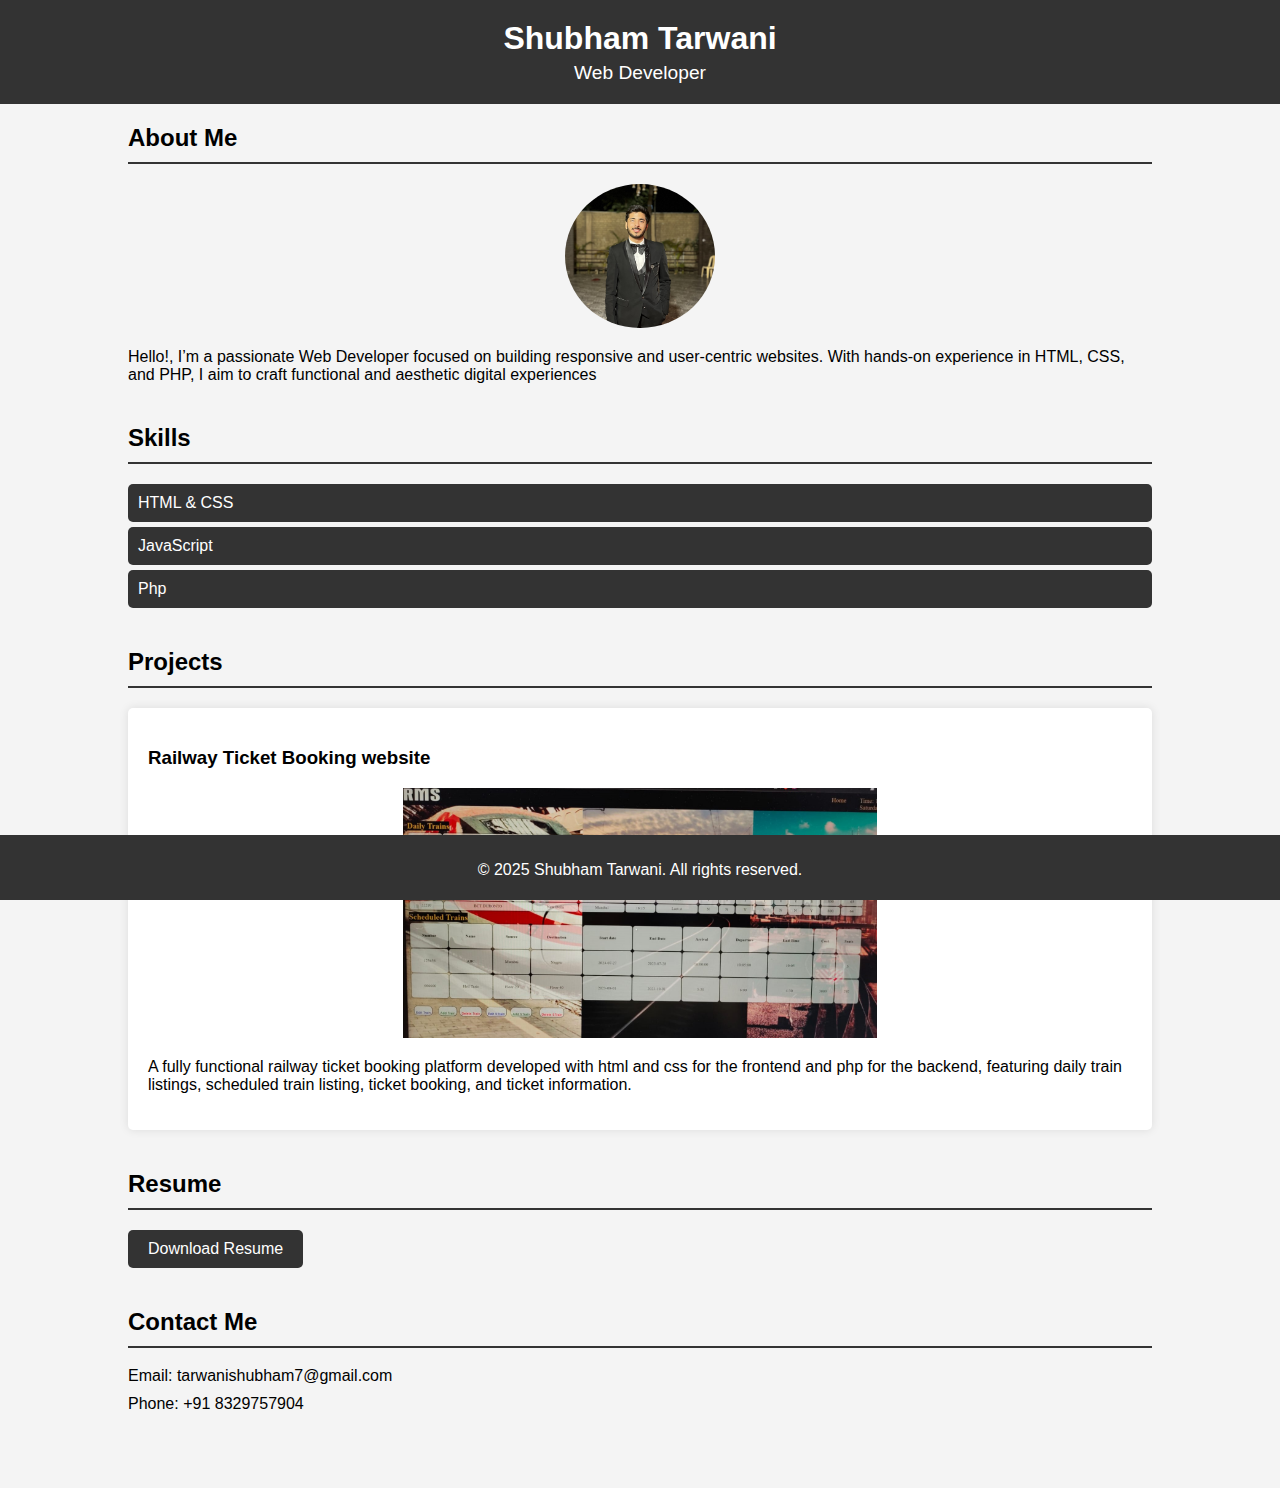
<file: task 1 & 2/index.html>
<!DOCTYPE html>
<html lang="en">
<head>
    <meta charset="UTF-8">
    <meta name="viewport" content="width=device-width, initial-scale=1.0">
    <title>Shubham Tarwani | Portfolio</title>
    <style>
        body {
            font-family: Arial, sans-serif;
            margin: 0;
            padding: 0;
            background-color: #f4f4f4;
            padding-bottom:30px;
        }
        header {
            background-color: #333;
            color: #fff;
            padding: 20px 0;
            text-align: center;
        }
        header h1 {
            margin: 0;
        }
        header p {
            margin: 5px 0 0;
            font-size: 1.2em;
        }
        .container {
            width: 80%;
            margin: 20px auto;
        }
        .section {
            margin-bottom: 40px;
        }
        .section h2 {
            border-bottom: 2px solid #333;
            padding-bottom: 10px;
        }
        .about img {
            width: 150px;
            border-radius: 50%;
            display: block;
            margin: 0 auto 20px;
        }
        .skills ul {
            list-style-type: none;
            padding: 0;
        }
        .skills li {
            background-color: #333;
            color: #fff;
            padding: 10px;
            margin: 5px 0;
            border-radius: 5px;
        }
        .projects .project {
            background-color: #fff;
            padding: 20px;
            margin-bottom: 20px;
            border-radius: 5px;
            box-shadow: 0 0 10px rgba(0, 0, 0, 0.1);
        }
        .projects .project img {
            height: auto;
            max-height: 250px;   
            width: 100%;
            object-fit: contain;  
            border-radius: 10px;
        }
        .resume a {
            display: inline-block;
            background-color: #333;
            color: #fff;
            padding: 10px 20px;
            text-decoration: none;
            border-radius: 5px;
        }
        .contact p {
            margin: 5px 0;
            padding-bottom: 5px;
            
        }
        footer {
            background-color: #333;
            color: #fff;
            text-align: center;
            padding: 10px 0;
            position: fixed;
            width: 100%;
            bottom: 0;
            padding-bottom:5px;
        }
    </style>
</head>
<body>

    <header>
        <h1>Shubham Tarwani</h1>
        <p>Web Developer</p>
    </header>

    <div class="container">

        <section class="section about">
            <h2>About Me</h2>
            <img src="profile.jpg" alt="Shubham Tarwani">
            <p>Hello!, I’m a passionate Web Developer focused on building responsive and user-centric websites. With hands-on experience in HTML, CSS, and PHP, I aim to craft functional and aesthetic digital experiences</p>
        </section>

        <section class="section skills">
            <h2>Skills</h2>
            <ul>
                <li>HTML & CSS</li>
                <li>JavaScript</li>
                <li>Php</li>
            </ul>
        </section>

        <section class="section projects">
            <h2>Projects</h2>
            <div class="project">
                <h3>Railway Ticket Booking website</h3>
                <img src="railwaywebsite.jpeg" alt="Screenshot of railway booking website">
                <p>A fully functional railway ticket booking platform developed with html and css for the frontend and php for the backend, featuring daily train listings, scheduled train listing, ticket booking, and ticket information.</p>
            </div>
        </section>

        <section class="section resume">
            <h2>Resume</h2>
            <a href="ShubhamResume.pdf" download>Download Resume</a>
        </section>

        <section class="section contact">
            <h2>Contact Me</h2>
            <p>Email: tarwanishubham7@gmail.com</p>
            <p>Phone: +91 8329757904</p>
        </section>

    </div>

    <footer>
        <p>&copy; 2025 Shubham Tarwani. All rights reserved.</p>
    </footer>

</body>
</html>
</file>
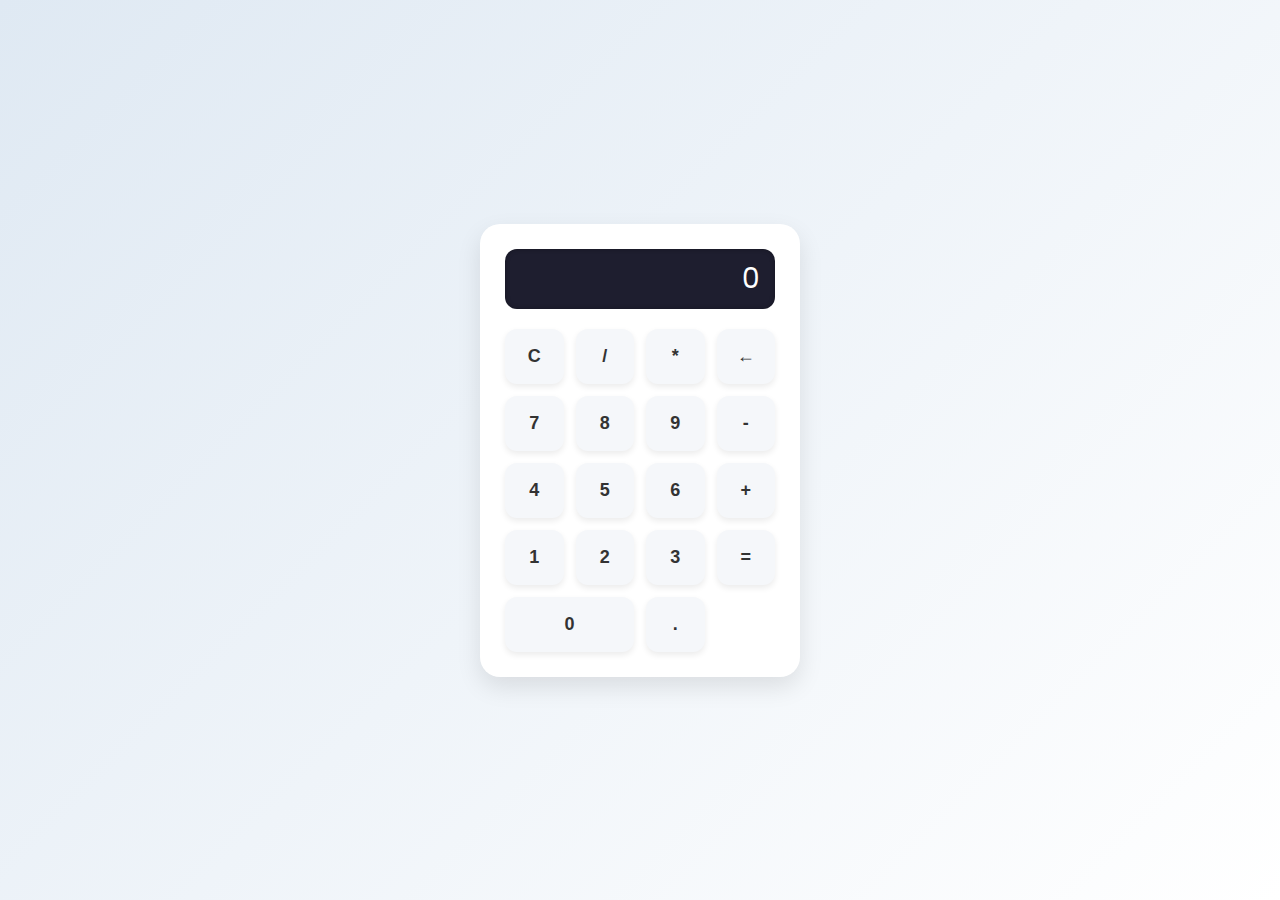
<file: task 3/index.html>
<!DOCTYPE html>
<html lang="en">
<head>
    <meta charset="UTF-8">
    <meta name="viewport" content="width=device-width, initial-scale=1.0">
    <title>Basic Calculator</title>
    <link rel="stylesheet" href="styles.css">
    <link href="https://fonts.googleapis.com/css2?family=Poppins:wght@400;600&display=swap" rel="stylesheet">
</head>
<body>

    <div class="calculator">
        <div id="display" class="display">0</div>

        <div class="buttons">
            <button class="btn" onclick="clearDisplay()">C</button>
            <button class="btn" onclick="appendToDisplay('/')">/</button>
            <button class="btn" onclick="appendToDisplay('*')">*</button>
            <button class="btn" onclick="backspace()">←</button>

            <button class="btn" onclick="appendToDisplay('7')">7</button>
            <button class="btn" onclick="appendToDisplay('8')">8</button>
            <button class="btn" onclick="appendToDisplay('9')">9</button>
            <button class="btn" onclick="appendToDisplay('-')">-</button>

            <button class="btn" onclick="appendToDisplay('4')">4</button>
            <button class="btn" onclick="appendToDisplay('5')">5</button>
            <button class="btn" onclick="appendToDisplay('6')">6</button>
            <button class="btn" onclick="appendToDisplay('+')">+</button>

            <button class="btn" onclick="appendToDisplay('1')">1</button>
            <button class="btn" onclick="appendToDisplay('2')">2</button>
            <button class="btn" onclick="appendToDisplay('3')">3</button>
            <button class="btn" onclick="calculate()">=</button>

            <button class="btn zero" onclick="appendToDisplay('0')">0</button>
            <button class="btn" onclick="appendToDisplay('.')">.</button>
        </div>
    </div>

    <script src="script.js"></script>
</body>
</html>
</file>
<file: task 3/styles.css>
body {
    display: flex;
    justify-content: center;
    align-items: center;
    height: 100vh;
    background: linear-gradient(135deg, #dfe9f3, #ffffff);
    font-family: 'Poppins', sans-serif;
    margin: 0;
}
* {
    box-sizing: border-box;
}

.calculator {
    width: 320px;
    padding: 25px;
    background-color: #ffffff;
    border-radius: 20px;
    box-shadow: 0 10px 25px rgba(0, 0, 0, 0.1);
}

.display {
    height: 60px;
    width: 100%;
    background-color: #1e1e2f;
    color: #ffffff;
    font-size: 28px;
    padding: 0 15px;
    border-radius: 12px;
    margin-bottom: 20px;
    display: flex;
    align-items: center;
    justify-content: flex-end;
    box-shadow: inset 0 0 5px rgba(0, 0, 0, 0.3);
}

.buttons {
    display: grid;
    grid-template-columns: repeat(4, 1fr);
    gap: 12px;
}

.btn {
    height: 55px;
    font-size: 18px;
    border: none;
    border-radius: 12px;
    background-color: #f5f7fa;
    color: #333;
    font-weight: 600;
    cursor: pointer;
    transition: background-color 0.2s, transform 0.1s;
    box-shadow: 0 3px 6px rgba(0, 0, 0, 0.08);
}

.btn:hover {
    background-color: #e2e6ea;
}

.btn:active {
    transform: scale(0.97);
    background-color: #d6d9dc;
}

.btn.zero {
    grid-column: span 2;
}
</file>
